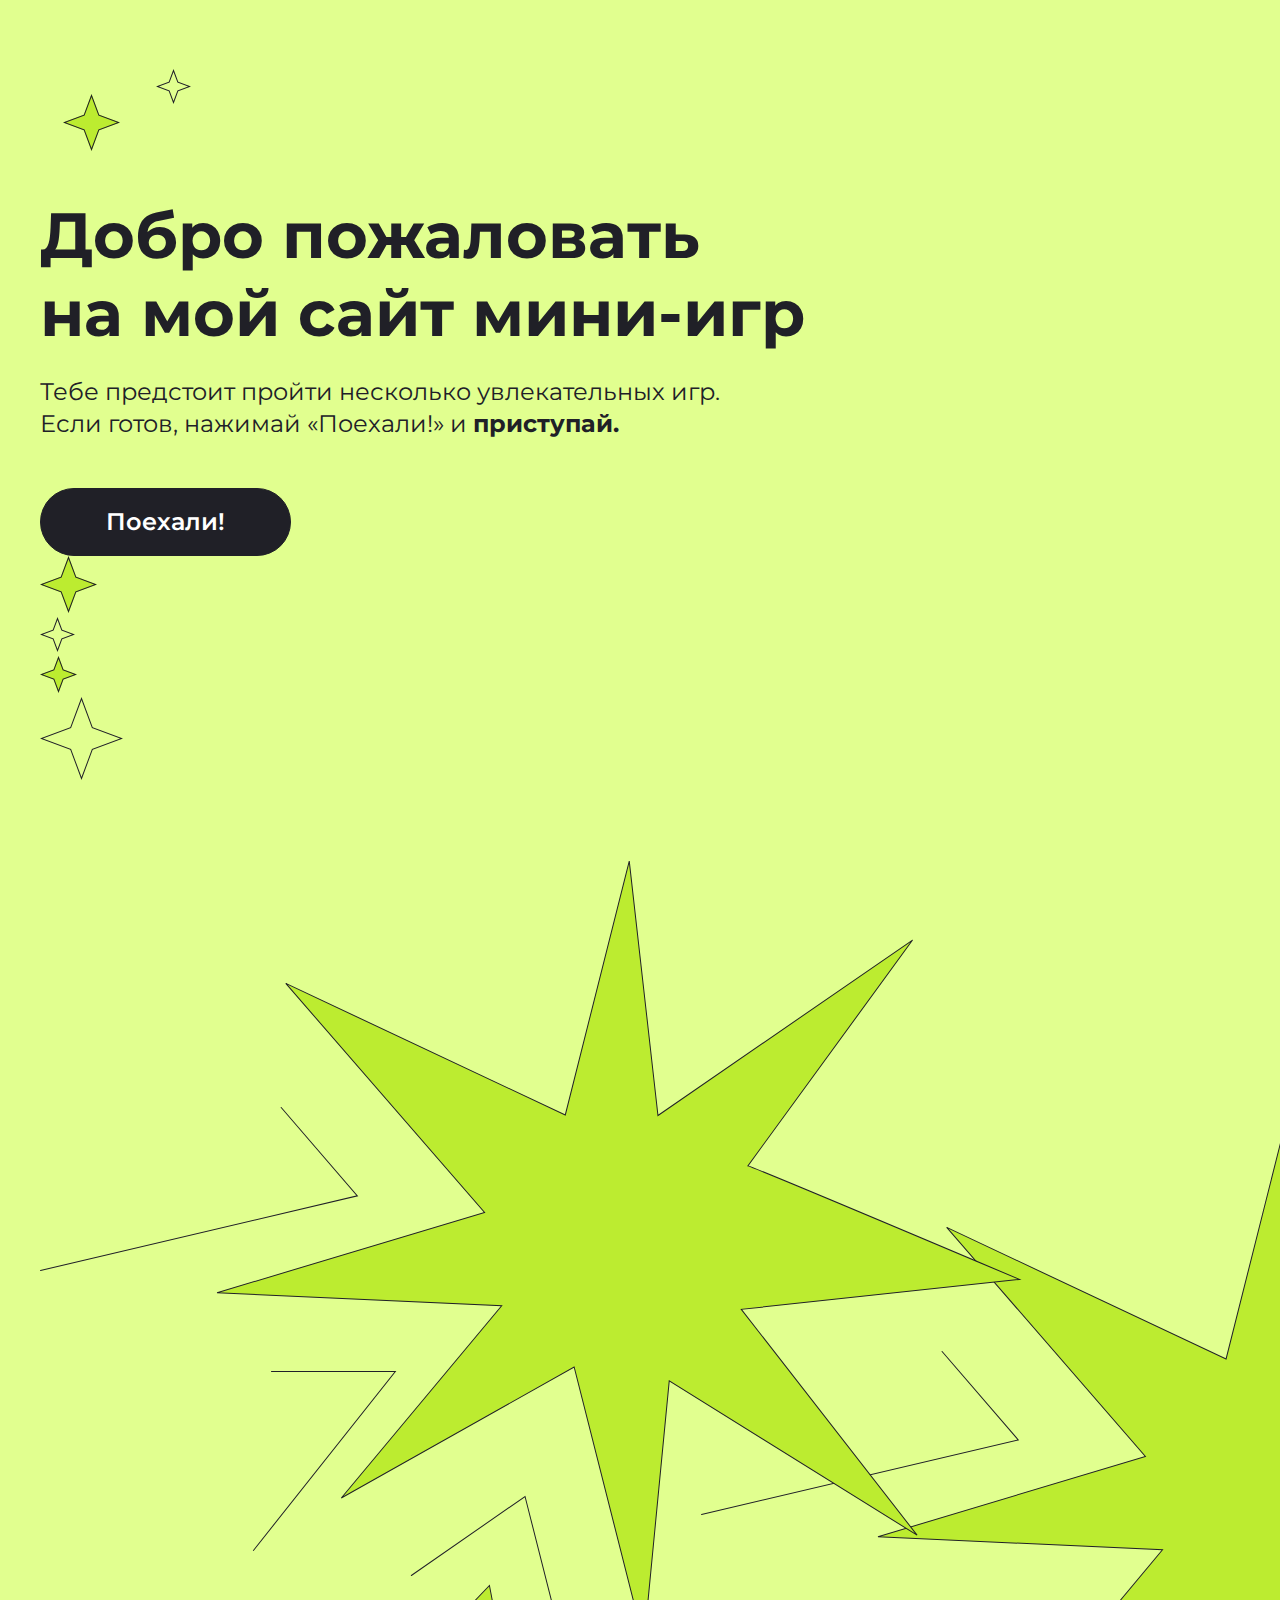
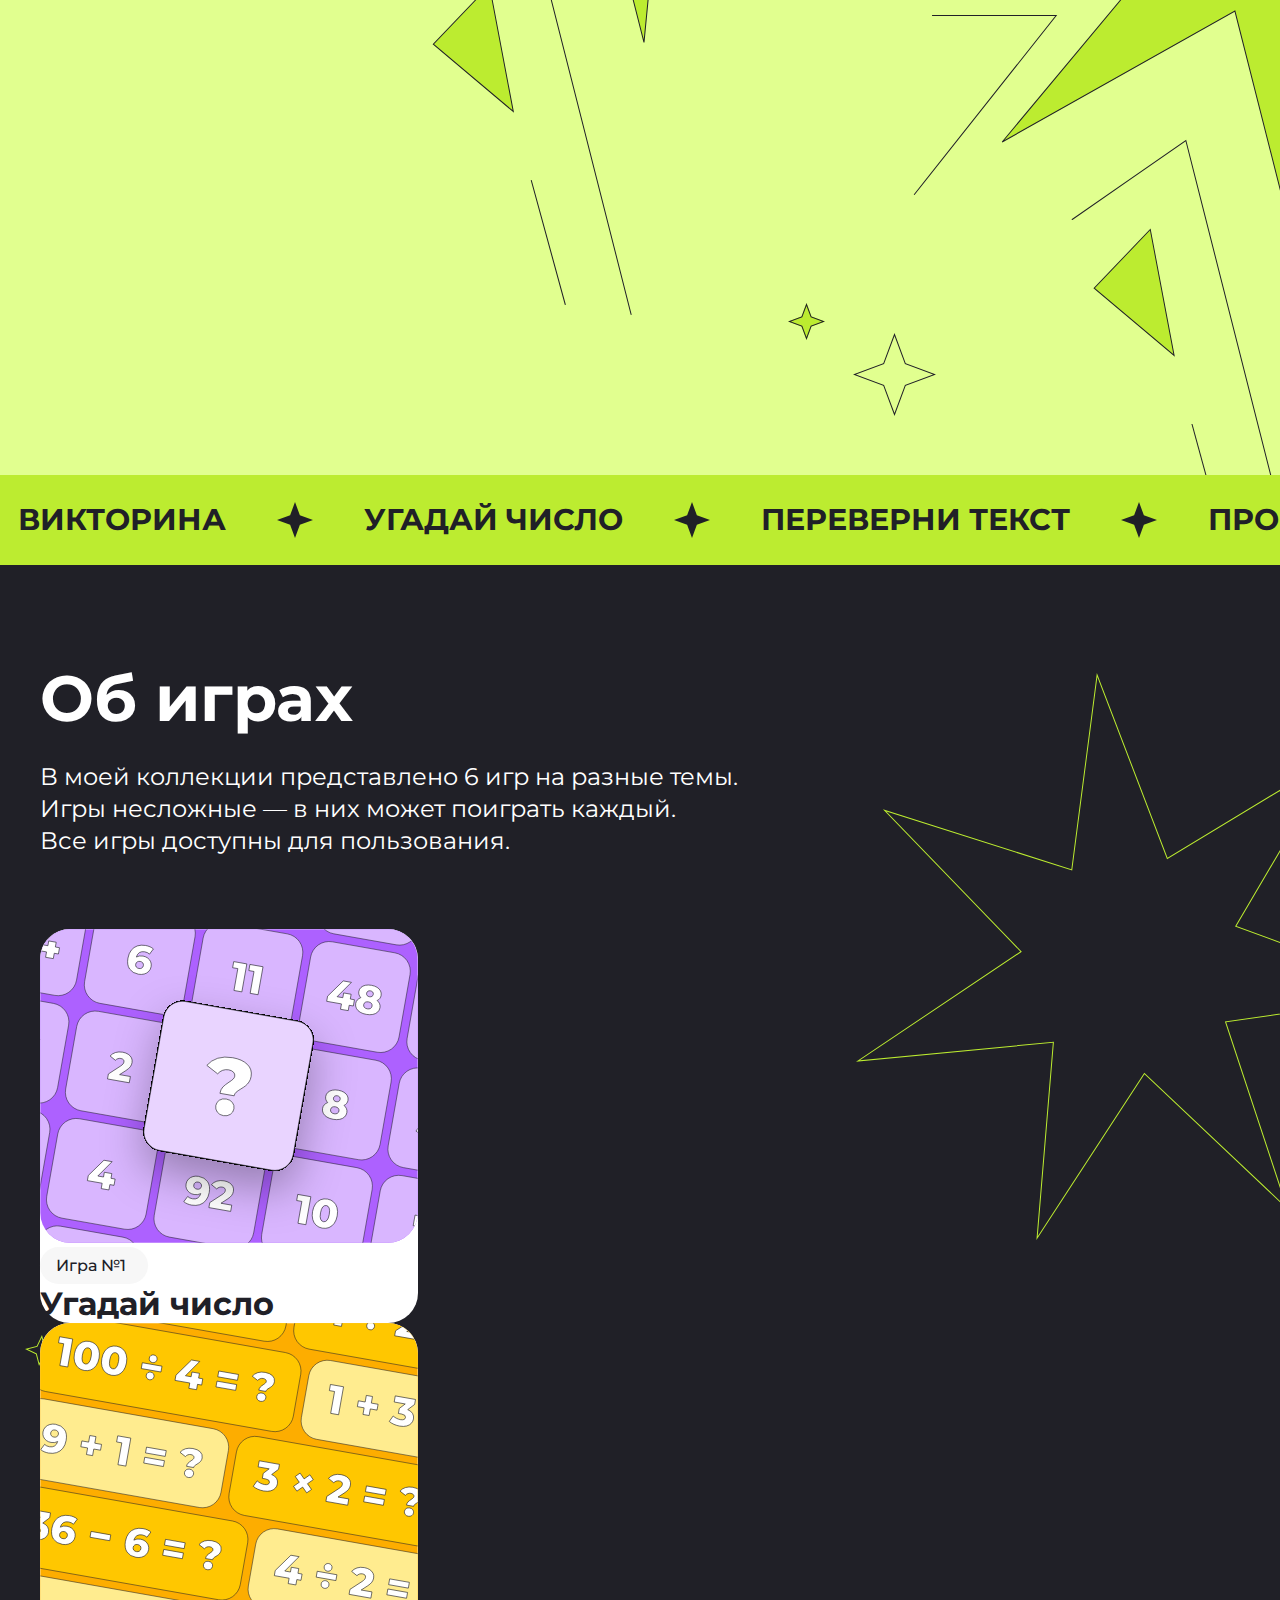
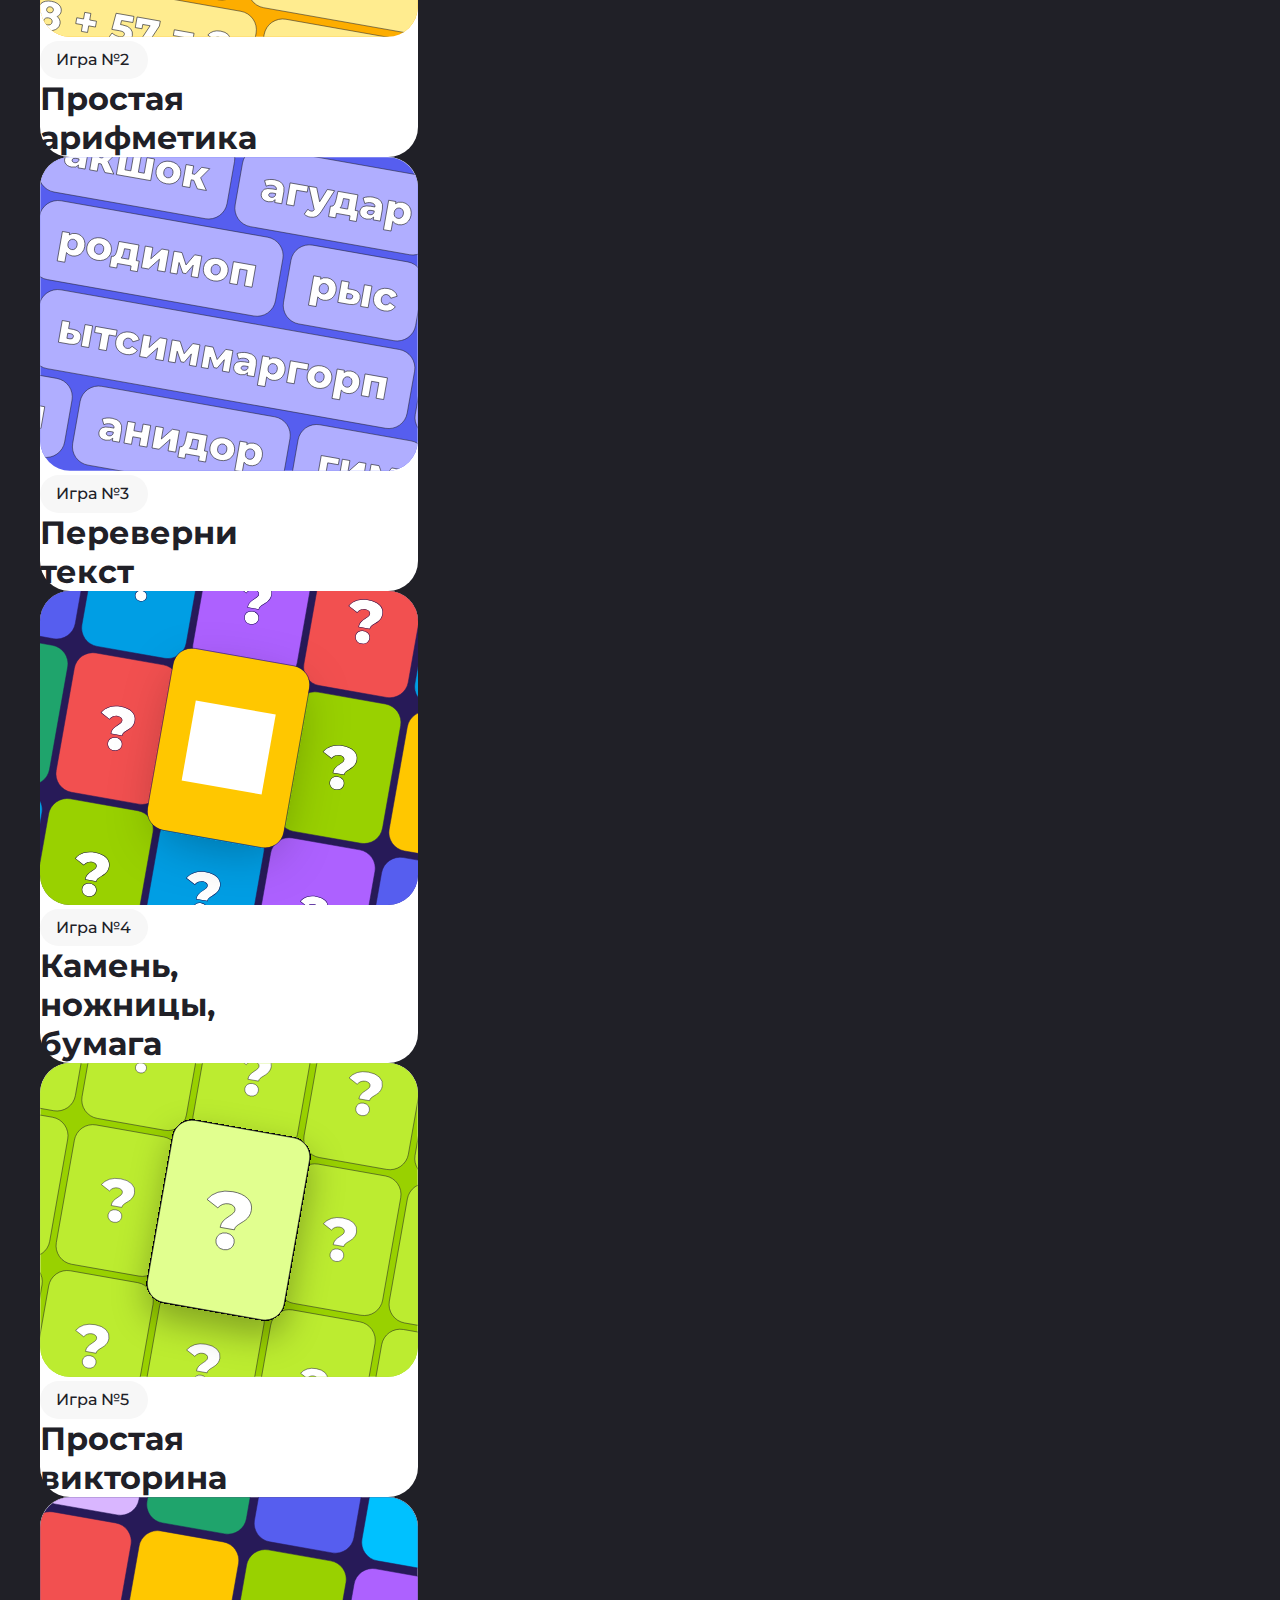
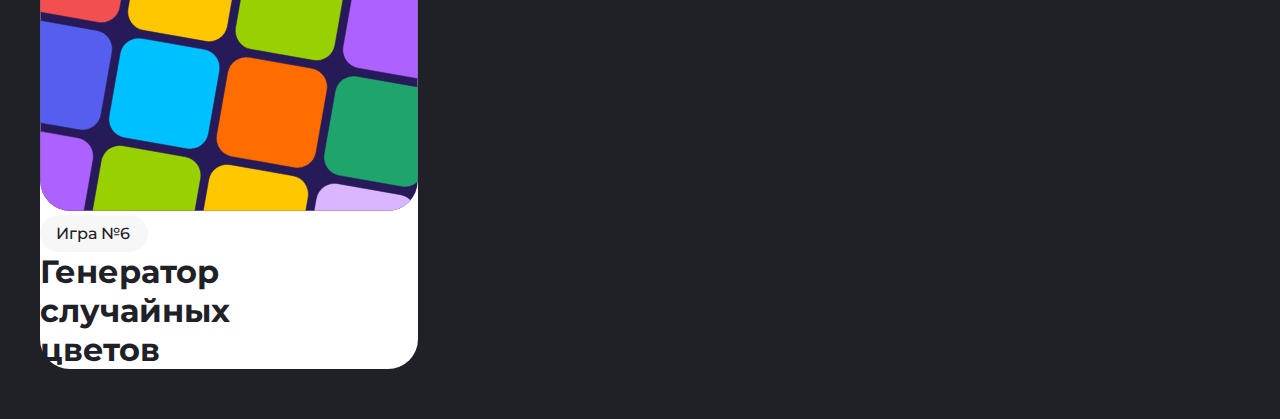
<file: index.html>
<!DOCTYPE html>
<html lang="en">
<head>
    <meta charset="UTF-8">
    <meta name="viewport" content="width=device-width, initial-scale=1.0">
    <title>Homework1</title>
    <link rel="preconnect" href="https://fonts.googleapis.com">
    <link rel="preconnect" href="https://fonts.gstatic.com" crossorigin>
    <link href="https://fonts.googleapis.com/css2?family=Montserrat:wght@400;500;600&display=swap" rel="stylesheet">
    <link rel="stylesheet" href="./styles.css">
</head>
<body>
<div class="top center">
    <h1 class="top__title">Добро пожаловать<br>на мой сайт мини-игр</h1>
    <p class="top__text">Тебе предстоит пройти несколько увлекательных игр.<br>Если готов, нажимай <span class="top__text-word">«Поехали!»</span> и <a class="top__text-link" href="#">приступай.</a></p>
    <button class="top__button">Поехали!</button>
    <div class="top__stars">
        <div class="top__star"><img src="./images/star1.svg" alt="Star"></div>
        <div class="top__star"><img src="./images/star2.svg" alt="Star"></div>
        <div class="top__star"><img src="./images/star3.svg" alt="Star"></div>
        <div class="top__star"><img src="./images/star4.svg" alt="Star"></div>
        <div class="top__star"><img src="./images/star5.svg" alt="Star"></div>
    </div>
</div>
<div class="stripe">
    <span class="stripe__text">ВИКТОРИНА</span>
    <img class="stripe__img" src="./images/stripe-star.svg" alt="Stripe star">
    <span class="stripe__text">УГАДАЙ ЧИСЛО</span>
    <img class="stripe__img" src="./images/stripe-star.svg" alt="Stripe star">
    <span class="stripe__text">ПЕРЕВЕРНИ ТЕКСТ</span>
    <img class="stripe__img" src="./images/stripe-star.svg" alt="Stripe star">
    <span class="stripe__text">ПРОСТАЯ АРИФМЕТИКА</span>
    <img class="stripe__img" src="./images/stripe-star.svg" alt="Stripe star">
    <span class="stripe__text">КАМЕНЬ, НОЖНИЦЫ, БУМАГА</span>
    <img class="stripe__img" src="./images/stripe-star.svg" alt="Stripe star">
    <span class="stripe__text">ГЕНЕРАТОР СЛУЧАЙНЫХ ЦВЕТОВ</span>
    <img class="stripe__img" src="./images/stripe-star.svg" alt="Stripe star">
</div>
<div class="about center">
    <h1 class="about__title">Об играх</h1>
    <p class="about__desc">В моей коллекции представлено 6 игр на разные темы.<br>
    Игры несложные — в них может поиграть каждый.<br>
    Все игры доступны для пользования.</p>
    <div class="card-content">
        <article class="card">
            <div class="card__image"><img src="./images/cover1.svg" alt="Обложка"></div>
            <div class="card__name-box">
                <p class="card__number">Игра №1</p>
                <h3 class="card__name">Угадай число</h3>
            </div>
        </article>
        <article class="card">
            <div class="card__image"><img src="./images/cover2.svg" alt="Обложка"></div>
            <div class="card__name-box">
                <p class="card__number">Игра №2</p>
                <h3 class="card__name">Простая<br>арифметика</h3>
            </div>
        </article>
        <article class="card">
            <div class="card__image"><img src="./images/cover3.svg" alt="Обложка"></div>
            <div class="card__name-box">
                <p class="card__number">Игра №3</p>
                <h3 class="card__name">Переверни текст</h3>
            </div>
        </article>
        <article class="card">
            <div class="card__image"><img src="./images/cover4.svg" alt="Обложка"></div>
            <div class="card__name-box">
                <p class="card__number">Игра №4</p>
                <h3 class="card__name">Камень,<br>ножницы,<br>бумага</h3>
            </div>
        </article>
        <article class="card">
            <div class="card__image"><img src="./images/cover5.svg" alt="Обложка"></div>
            <div class="card__name-box">
                <p class="card__number">Игра №5</p>
                <h3 class="card__name">Простая викторина</h3>
            </div>
        </article>
        <article class="card">
            <div class="card__image"><img src="./images/cover6.svg" alt="Обложка"></div>
            <div class="card__name-box">
                <p class="card__number">Игра №6</p>
                <h3 class="card__name">Генератор случайных<br>цветов</h3>
            </div>
        </article>
    </div>
</div>

</body>
</html>
</file>
<file: styles.css>
* {
  margin: 0;
  padding: 0;
}

html {
  overflow-x: hidden;
}

body {
  font-family: "Montserrat", sans-serif;
}

a {
  text-decoration: none;
}

.center {
  padding-left: calc(50% - 600px);
  padding-right: calc(50% - 600px);
}

.top {
  padding-top: 196px;
  padding-bottom: 156px;
  background: url(./images/star1.svg) top 94px left 63px no-repeat, url(./images/star2.svg) top 69px left 156px no-repeat, url(./images/star3.svg) bottom 135px right 455px no-repeat, url(./images/star4.svg) bottom 59px right 344px no-repeat, url(./images/star5.svg) bottom -84px right -495px no-repeat;
  background-color: #E1FF8F;
}
.top__title {
  color: #202027;
  font-size: 64px;
  font-weight: 700;
  line-height: 78px;
  max-width: 768px;
}
.top__text {
  color: #202027;
  font-size: 24px;
  font-weight: 400;
  line-height: 32px;
  padding-top: 24px;
  padding-bottom: 48px;
  max-width: 720px;
}
.top__text-link {
  font-weight: bold;
  color: #202027;
}
.top__button {
  box-sizing: border-box;
  border: 1px solid #202027;
  border-radius: 60px;
  background-color: #202027;
  color: #FFFFFF;
  font-family: inherit;
  font-size: 24px;
  font-weight: 600;
  line-height: 141.69%;
  text-align: center;
  padding: 16px 65px;
  cursor: pointer;
  transition: 1s ease;
}
.top__button:hover {
  border: 1px solid #202027;
  background-color: transparent;
  color: #202027;
}

.stripe {
  background-color: #BCEC30;
  padding: 27px 18px;
  display: flex;
  flex-direction: row;
  flex-wrap: nowrap;
  gap: 51px;
  align-items: center;
}
.stripe__text {
  color: #202027;
  font-size: 30px;
  font-weight: 700;
  line-height: 110%;
  white-space: nowrap;
}

.about {
  padding-top: 94px;
  padding-bottom: 50px;
  background: url(./images/star-about-1.svg) top 108px right -142px no-repeat, url(./images/star-about-2.svg) top 770px left 25px no-repeat, url(./images/star-about-3.svg) top 822px left 40px no-repeat;
  background-color: #202027;
}
.about__title {
  color: #FFFFFF;
  font-size: 64px;
  font-weight: 700;
  line-height: 78px;
}
.about__desc {
  color: #FFFFFF;
  font-size: 24px;
  font-weight: 400;
  line-height: 32px;
  padding-top: 24px;
  padding-bottom: 72px;
}
.about__content {
  display: flex;
  flex-direction: row;
  flex-wrap: wrap;
  align-items: flex-start;
  gap: 32px;
}

.card {
  background-color: #FFFFFF;
  max-width: 378px;
  border-radius: 30px;
}
.card__image_fist {
  position: relative;
}
.card__info {
  padding: 32px 32px 36px 32px;
  display: flex;
  flex-direction: column;
  gap: 16px;
}
.card__number {
  color: #202027;
  font-size: 16px;
  font-weight: 500;
  line-height: 110%;
  box-sizing: border-box;
  padding: 10px 16px;
  border-radius: 52.58px;
  background-color: #F7F7F7;
  max-width: 108px;
}
.card__name {
  color: #202027;
  font-size: 32px;
  font-weight: 700;
  line-height: 39px;
  max-width: 300px;
}
.card_stretch {
  margin-top: -39px;
}

.games {
  padding-top: 46px;
  padding-bottom: 144px;
  background: url(./images/star-games-top-1.svg) top 93px right 124px no-repeat, url(./images/star-games-top-2.svg) top 126px right 45px no-repeat, url(./images/star-games-bottom-1.svg) bottom 65px right 52px no-repeat, url(./images/star-games-bottom-2.svg) bottom 45px right 150px no-repeat;
  background-color: #202027;
}
.games__title {
  color: #FFFFFF;
  font-size: 64px;
  font-weight: 700;
  line-height: 78px;
}
.games__content {
  padding-top: 72px;
  display: flex;
  flex-direction: column;
  flex-wrap: wrap;
  gap: 32px;
}

.game {
  background-color: #FFFFFF;
  border-radius: 30px;
  display: flex;
  flex-direction: row;
  justify-content: space-between;
}
.game:nth-child(2n) {
  flex-direction: row-reverse;
  justify-content: flex-end;
}
.game__info {
  padding-top: 48px;
  padding-left: 48px;
}
.game__name {
  color: #202027;
  font-size: 48px;
  font-weight: 700;
  line-height: 59px;
  padding-bottom: 24px;
  max-width: 450px;
}
.game__desc {
  color: #202027;
  font-size: 24px;
  font-weight: 400;
  line-height: 32px;
  padding-bottom: 36px;
  max-width: 420px;
}
.game__desc_last {
  max-width: 496px;
}
.game__button {
  box-sizing: border-box;
  border: 1px solid #202027;
  border-radius: 60px;
  background-color: #202027;
  color: #FFFFFF;
  font-family: inherit;
  font-size: 24px;
  font-weight: 600;
  line-height: 141.69%;
  padding: 16px 75.5px;
  text-align: center;
  cursor: pointer;
  transition: 1s ease;
}
.game__button:hover {
  border: 1px solid #202027;
  background-color: transparent;
  color: #202027;
}
.footer {
  background-color: #BDED35;
  padding-top: 61px;
  padding-bottom: 60px;
}
.footer__text {
  color: #202027;
  font-size: 24px;
  font-weight: 600;
  line-height: 29px;
  text-align: center;
}

@media (max-width: 767px) {
  .center {
    padding-left: 16px;
    padding-right: 16px;
  }
  .top {
    padding-top: 147px;
    padding-bottom: 131px;
    display: flex;
    flex-direction: column;
    flex-wrap: wrap;
    align-items: center;
    background: url(./images/star-mobile1.svg) top 91px left 37px no-repeat, url(./images/star-mobile2.svg) top 64px left 91px no-repeat, url(./images/star-mobile3.svg) bottom 74px right 86px no-repeat, url(./images/star-mobile4.svg) bottom 28px right 34px no-repeat, url(./images/star-mobile5.svg) top -84px right -92px no-repeat;
    background-color: #E1FF8F;
  }
  .top__title {
    font-size: 40px;
    font-weight: 700;
    line-height: 49px;
    text-align: center;
    max-width: 262px;
  }
  .top__text {
    color: #202027;
    font-size: 16px;
    font-weight: 400;
    line-height: 20px;
    padding-bottom: 36px;
    text-align: center;
    max-width: 296px;
  }
  .top__button {
    padding: 16px 84px;
  }
  .stripe {
    overflow-x: hidden;
    padding: 17px 18px;
    gap: 27px;
  }
  .stripe__text {
    font-size: 16px;
  }
  .stripe__img {
    width: 20px;
  }
  .about {
    display: none;
  }
  .games {
    padding-top: 48px;
    padding-bottom: 10px;
    background: none;
    background-color: #202027;
  }
  .games__title {
    font-size: 40px;
    font-weight: 700;
    line-height: 49px;
  }
  .games__content {
    padding-top: 48px;
    gap: 24px;
  }
  .game {
    flex-direction: column-reverse;
    max-width: 343px;
  }
  .game:nth-child(2n) {
    flex-direction: column-reverse;
  }
  .game__info {
    padding-top: 29px;
    padding-left: 29px;
    padding-right: 29px;
    padding-bottom: 32.67px;
  }
  .game__name {
    font-size: 32px;
    font-weight: 700;
    line-height: 39px;
    padding-bottom: 16px;
  }
  .game__desc {
    font-size: 16px;
    font-weight: 400;
    line-height: 20px;
    padding-bottom: 32px;
    max-width: 272px;
  }
  .game__desc_last {
    max-width: 244px;
  }
  .game__button {
    padding: 16px 110.5px;
    font-size: 16px;
    font-weight: 600;
    line-height: 141.69%;
  }
  .footer {
    padding-top: 40px;
    padding-bottom: 40px;
  }
  .footer__text {
    color: #202027;
    font-size: 16px;
    font-weight: 600;
    line-height: 20px;
    text-align: center;
  }
}/*# sourceMappingURL=styles.css.map */
</file>
